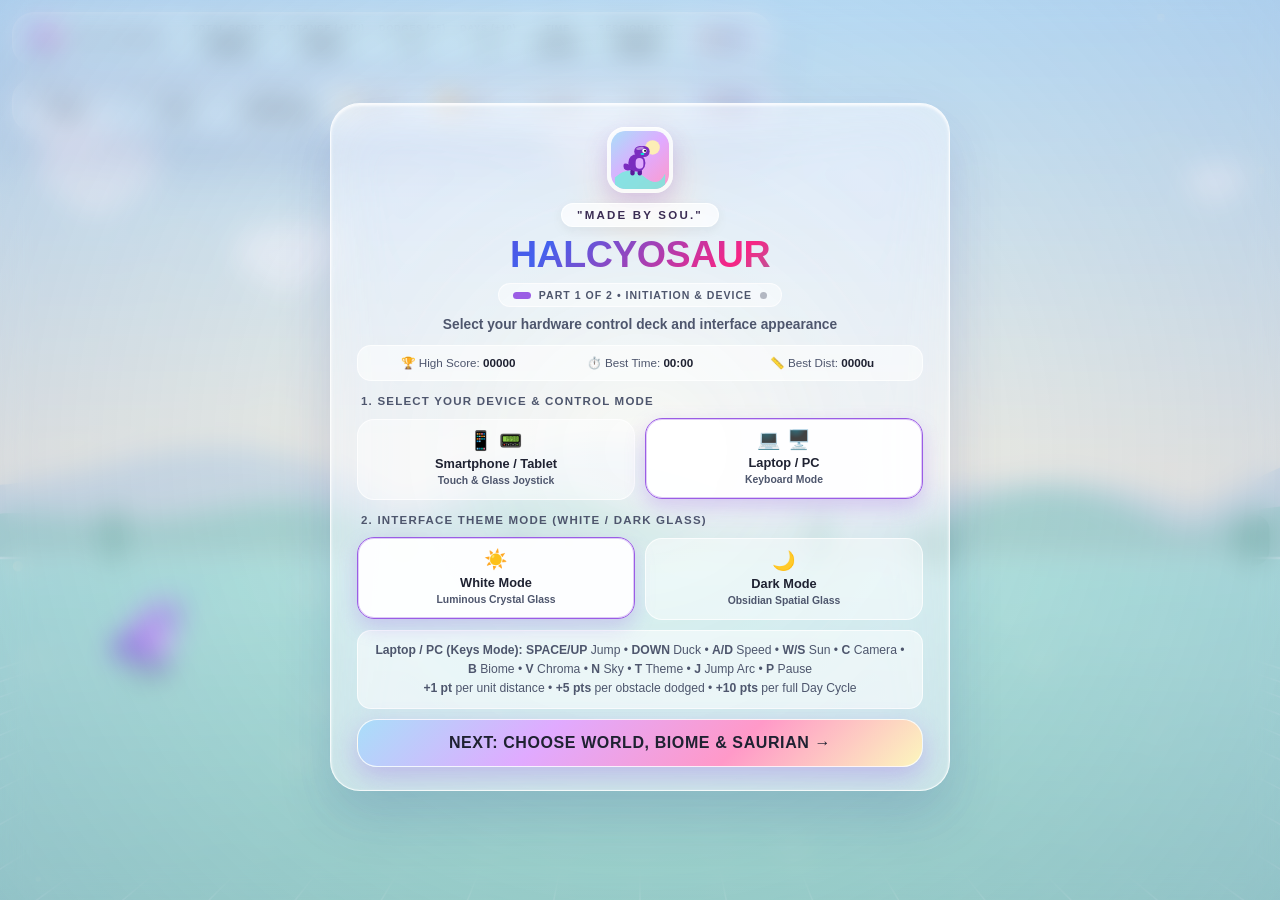
<file: index.html>
<!DOCTYPE html>
<html lang="en">
<head>
  <meta charset="UTF-8" />
  <meta name="viewport" content="width=device-width, initial-scale=1.0, maximum-scale=1.0, user-scalable=no, viewport-fit=cover" />
  <title>HALCYOSAUR — Made by Sou.</title>
  <!-- Custom Embedded SVG Favicon -->
  <link rel="icon" type="image/svg+xml" href="data:image/svg+xml,%3Csvg xmlns='http://www.w3.org/2000/svg' viewBox='0 0 120 120'%3E%3Cdefs%3E%3ClinearGradient id='bg' x1='0%25' y1='0%25' x2='100%25' y2='100%25'%3E%3Cstop offset='0%25' stop-color='%23b5e2fa'/%3E%3Cstop offset='50%25' stop-color='%23ffcad4'/%3E%3Cstop offset='100%25' stop-color='%23eddea4'/%3E%3C/linearGradient%3E%3C/defs%3E%3Crect width='120' height='120' rx='28' fill='url(%23bg)'/%3E%3Ccircle cx='86' cy='34' r='14' fill='%23fff3b0' opacity='0.9'/%3E%3Cpath d='M12 96 Q40 72 68 96 T108 92 L108 120 L12 120 Z' fill='%23a3e4d7' opacity='0.75'/%3E%3Cg transform='translate(24, 28)'%3E%3Crect x='14' y='24' width='34' height='36' rx='16' fill='%237b2cbf'/%3E%3Crect x='28' y='32' width='16' height='22' rx='8' fill='%23e0aaff'/%3E%3Crect x='26' y='8' width='30' height='22' rx='11' fill='%237b2cbf'/%3E%3Ccircle cx='46' cy='17' r='4' fill='%23ffffff'/%3E%3Ccircle cx='47.5' cy='17' r='2' fill='%231d1e2c'/%3E%3Cellipse cx='42' cy='23' rx='3.5' ry='2' fill='%2300f5d4'/%3E%3Cpath d='M16 44 Q2 36 6 52 Q10 58 20 54 Z' fill='%237b2cbf'/%3E%3Crect x='20' y='54' width='8' height='12' rx='4' fill='%235a189a'/%3E%3Crect x='34' y='54' width='8' height='12' rx='4' fill='%235a189a'/%3E%3C/g%3E%3Crect width='114' height='114' x='3' y='3' rx='25' fill='none' stroke='rgba(255,255,255,0.75)' stroke-width='3'/%3E%3C/svg%3E" />
  <!-- Custom Stylesheet -->
  <link rel="stylesheet" href="./style.css" />
</head>
<body data-theme="light">

  <canvas id="gameCanvas"></canvas>

  <!-- Top Glass HUD (Strictly Non-Overlapping & Equally Distanced) -->
  <div id="hud">
    <div class="hud-top-row">
      <!-- Left HUD Panel: Stats & Individual Hide Button -->
      <div class="hud-card glass-panel" id="hudStatsCard">
        <div class="hud-brand" title="HALCYOSAUR">
          <svg viewBox="0 0 120 120" xmlns="http://www.w3.org/2000/svg">
            <defs>
              <linearGradient id="hudBg" x1="0%" y1="0%" x2="100%" y2="100%">
                <stop offset="0%" stop-color="#a9def9"/>
                <stop offset="50%" stop-color="#e0aaff"/>
                <stop offset="100%" stop-color="#ff99c8"/>
              </linearGradient>
            </defs>
            <rect width="120" height="120" rx="26" fill="url(#hudBg)"/>
            <circle cx="86" cy="34" r="14" fill="#fff3b0" opacity="0.9"/>
            <path d="M12 96 Q40 72 68 96 T108 92 L108 120 L12 120 Z" fill="#72efdd" opacity="0.75"/>
            <g transform="translate(24, 28)">
              <rect x="14" y="24" width="34" height="36" rx="16" fill="#7b2cbf"/>
              <rect x="28" y="32" width="16" height="22" rx="8" fill="#e0aaff"/>
              <rect x="26" y="8" width="30" height="22" rx="11" fill="#7b2cbf"/>
              <circle cx="46" cy="17" r="4" fill="#ffffff"/>
              <circle cx="47.5" cy="17" r="2" fill="#1d1e2c"/>
              <ellipse cx="42" cy="23" rx="3.5" ry="2" fill="#00f5d4"/>
            </g>
          </svg>
          <span class="hud-brand-name">HALCYOSAUR</span>
        </div>
        <div class="stat-group">
          <span class="stat-label">Total Score</span>
          <span class="stat-value" id="scoreVal">00000</span>
        </div>
        <div class="stat-group">
          <span class="stat-label">Distance (+1/u)</span>
          <span class="stat-value" id="distVal">0000</span>
        </div>
        <div class="stat-group">
          <span class="stat-label">Dodges (+5)</span>
          <span class="stat-value" id="dodgeVal">0</span>
        </div>
        <div class="stat-group">
          <span class="stat-label">Days (+10)</span>
          <span class="stat-value" id="daysVal">0</span>
        </div>
        <div class="stat-group">
          <span class="stat-label">Time</span>
          <span class="stat-value" id="timeVal">00:00</span>
        </div>
        <div class="stat-group">
          <span class="stat-label">Session Best</span>
          <span class="stat-value" id="highScoreVal">00000</span>
        </div>
        <button class="hud-btn hud-hide-btn" id="hideStatsHudBtn" title="Hide Stats Panel Individually">🙈 Hide</button>
      </div>

      <!-- Right HUD Panel: Controls, Camera/Arc & Individual Hide Button -->
      <div class="hud-card glass-panel" id="hudControlsCard">
        <div class="stat-group">
          <span class="stat-label">Speed (A+ / D-)</span>
          <span class="stat-value" id="speedVal">8.0x</span>
        </div>
        <div class="stat-group">
          <span class="stat-label">Sun Cycle (W+ / S-)</span>
          <span class="stat-value" id="cycleVal">1.0x</span>
        </div>
        <div class="stat-group">
          <span class="stat-label">Camera (C)</span>
          <span class="stat-value" id="camVal">Standard</span>
        </div>
        <button class="hud-btn" id="themeQuickBtn" title="Switch White / Dark UI (T)">☀️ Light UI</button>
        <button class="hud-btn" id="pauseResumeBtn" title="Pause or Resume Game (P)">⏸️ Pause</button>
        <button class="hud-btn" id="soundToggleBtn" title="Toggle Audio (M)">🔊 Audio</button>
        <button class="hud-btn" id="menuBtn" title="Open Game Deck">⚙️ Menu</button>
        <button class="hud-btn hud-hide-btn" id="hideControlsHudBtn" title="Hide Controls Panel Individually">🙈 Hide</button>
      </div>
    </div>

    <!-- CENTRALIZED UNHIDE ALL UI BUTTON -->
    <div id="centralUnhideWrap">
      <button id="unhideAllBtn" class="glass-panel" title="Restore all hidden UI panels at once (U)">
        <span>👁️</span>
        <span>UNHIDE ALL UI</span>
      </button>
    </div>
  </div>

  <!-- Touch & Virtual Joystick Controls (Smartphone / Tablet Mode — Cannot Be Hidden on Phone) -->
  <div id="touchControls">
    <div class="joystick-zone glass-panel" id="joystickZone">
      <span class="joystick-axis-label axis-top">W (Day+)</span>
      <span class="joystick-axis-label axis-bottom">S (Day-)</span>
      <span class="joystick-axis-label axis-left">A (Accel+)</span>
      <span class="joystick-axis-label axis-right">D (Decel-)</span>
      <div id="joystickKnob"></div>
    </div>

    <div class="action-pad">
      <button class="touch-action-btn glass-panel" id="duckTouchBtn">
        <span style="font-size:1.25rem">⬇️</span>
        <span>DUCK</span>
      </button>
      <button class="touch-action-btn glass-panel" id="jumpTouchBtn">
        <span style="font-size:1.25rem">⬆️</span>
        <span>JUMP</span>
      </button>
    </div>
  </div>

  <!-- 3-Second Circular Countdown UI Overlay -->
  <div id="countdownOverlay">
    <div class="countdown-circle-card glass-panel">
      <svg class="countdown-rim-svg" id="countdownRimSvg" viewBox="0 0 160 160">
        <defs>
          <linearGradient id="rimGrad" x1="0%" y1="0%" x2="100%" y2="100%">
            <stop offset="0%" stop-color="#00f5d4" />
            <stop offset="50%" stop-color="#7b2cbf" />
            <stop offset="100%" stop-color="#f72585" />
          </linearGradient>
        </defs>
        <!-- Subtle background track -->
        <circle cx="80" cy="80" r="68" fill="none" stroke="rgba(155, 93, 229, 0.18)" stroke-width="6" />
        <!-- Rotating outer dashed rim -->
        <g id="rotatingOuterRim" style="transform-origin: 80px 80px;">
          <circle cx="80" cy="80" r="74" fill="none" stroke="url(#rimGrad)" stroke-width="3.5" stroke-linecap="round" stroke-dasharray="28 16 10 16" />
          <circle cx="80" cy="6" r="4.5" fill="#00f5d4" />
          <circle cx="80" cy="154" r="4.5" fill="#f72585" />
        </g>
        <!-- Sweeping progress ring -->
        <circle id="countdownSweepCircle" cx="80" cy="80" r="64" fill="none" stroke="url(#rimGrad)" stroke-width="6" stroke-linecap="round"
          stroke-dasharray="402.12" stroke-dashoffset="0" transform="rotate(-90 80 80)" />
      </svg>
      <div class="countdown-numeral-wrap">
        <div id="countdownNumeral">3</div>
        <div class="countdown-subtext">Resuming</div>
      </div>
    </div>
  </div>

  <!-- Front Screen Modal (Separated into 2 Parts) -->
  <div id="frontScreen">
    <div class="menu-card glass-panel">
      <!-- Custom Squircle App Icon -->
      <div class="app-icon-badge" aria-hidden="true">
        <svg viewBox="0 0 120 120" xmlns="http://www.w3.org/2000/svg">
          <defs>
            <linearGradient id="iconSky" x1="0%" y1="0%" x2="100%" y2="100%">
              <stop offset="0%" stop-color="#a9def9"/>
              <stop offset="52%" stop-color="#e0aaff"/>
              <stop offset="100%" stop-color="#ff99c8"/>
            </linearGradient>
          </defs>
          <rect width="120" height="120" rx="26" fill="url(#iconSky)"/>
          <circle cx="86" cy="34" r="15" fill="#fff3b0" opacity="0.92"/>
          <path d="M8 96 Q38 68 68 94 T112 88 L112 120 L8 120 Z" fill="#72efdd" opacity="0.8"/>
          <g transform="translate(22, 24)">
            <path d="M16 46 Q0 38 5 54 Q10 60 20 56 Z" fill="#7b2cbf"/>
            <rect x="18" y="54" width="9" height="14" rx="4.5" fill="#5a189a"/>
            <rect x="33" y="54" width="9" height="14" rx="4.5" fill="#5a189a"/>
            <rect x="14" y="24" width="35" height="36" rx="17" fill="#7b2cbf"/>
            <rect x="29" y="32" width="16" height="22" rx="8" fill="#e0aaff"/>
            <rect x="26" y="7" width="32" height="23" rx="11.5" fill="#7b2cbf"/>
            <ellipse cx="38" cy="12" rx="8" ry="3" transform="rotate(-10 38 12)" fill="rgba(255,255,255,0.45)"/>
            <circle cx="47" cy="17" r="4.5" fill="#ffffff"/>
            <circle cx="48.5" cy="17" r="2.2" fill="#1d1e2c"/>
            <ellipse cx="43" cy="23.5" rx="4" ry="2.2" fill="#00f5d4"/>
          </g>
        </svg>
      </div>

      <div class="quote-badge">"MADE BY SOU."</div>
      <h1 class="game-title">HALCYOSAUR</h1>

      <div class="step-pill-bar">
        <span class="step-dot active" id="stepDot1"></span>
        <span id="stepStatusLabel">Part 1 of 2 • Initiation & Device</span>
        <span class="step-dot" id="stepDot2"></span>
      </div>

      <!-- PART 1: INITIATING & SELECTING DEVICE + UI APPEARANCE -->
      <div class="step-view active" id="initStep1">
        <p class="game-subtitle">Select your hardware control deck and interface appearance</p>

        <div class="session-records-banner">
          <span>🏆 High Score: <b id="menuBestScore">00000</b></span>
          <span>⏱️ Best Time: <b id="menuBestTime">00:00</b></span>
          <span>📏 Best Dist: <b id="menuBestDist">0000u</b></span>
        </div>

        <div class="section-label">1. Select Your Device & Control Mode</div>
        <div class="option-grid two-col" id="deviceGrid">
          <button class="option-btn" data-mode="touch">
            <span class="icon">📱 📟</span>
            <span>Smartphone / Tablet</span>
            <small>Touch & Glass Joystick</small>
          </button>
          <button class="option-btn active" data-mode="keys">
            <span class="icon">💻 🖥️</span>
            <span>Laptop / PC</span>
            <small>Keyboard Mode</small>
          </button>
        </div>

        <div class="section-label">2. Interface Theme Mode (White / Dark Glass)</div>
        <div class="option-grid two-col" id="themeGridInit">
          <button class="option-btn active" data-uitheme="light">
            <span class="icon">☀️</span>
            <span>White Mode</span>
            <small>Luminous Crystal Glass</small>
          </button>
          <button class="option-btn" data-uitheme="dark">
            <span class="icon">🌙</span>
            <span>Dark Mode</span>
            <small>Obsidian Spatial Glass</small>
          </button>
        </div>

        <div class="controls-hint" id="controlsHintBox">
          <strong>Laptop / PC (Keys Mode):</strong> <b>SPACE/UP</b> Jump • <b>DOWN</b> Duck • <b>A/D</b> Speed • <b>W/S</b> Sun • <b>C</b> Camera • <b>B</b> Biome • <b>V</b> Chroma • <b>N</b> Sky • <b>T</b> Theme • <b>J</b> Jump Arc • <b>P</b> Pause<br/>
          <b>+1 pt</b> per unit distance • <b>+5 pts</b> per obstacle dodged • <b>+10 pts</b> per full Day Cycle
        </div>

        <button class="start-btn" id="toStep2Btn">NEXT: CHOOSE WORLD, BIOME & SAURIAN →</button>
      </div>

      <!-- PART 2: CHOOSING GAME TYPE (SPECIES, CHROMA, BIOME, DAY OR NIGHT) + PLAY BUTTON -->
      <div class="step-view" id="initStep2">
        <p class="game-subtitle">Customize your Saurian, Biome Terrain, and Time of Day</p>

        <div class="section-label">1. Choose Saurian Species</div>
        <div class="option-grid" id="speciesGrid">
          <button class="option-btn active" data-species="rex">
            <span class="icon">🦖</span>
            <span>T-Rex</span>
            <small>Apex Runner</small>
          </button>
          <button class="option-btn" data-species="raptor">
            <span class="icon">🪶</span>
            <span>Velociraptor</span>
            <small>Crested Swift</small>
          </button>
          <button class="option-btn" data-species="tricera">
            <span class="icon">🛡️</span>
            <span>Triceratops</span>
            <small>Crowned Frill</small>
          </button>
          <button class="option-btn" data-species="stego">
            <span class="icon">⚡</span>
            <span>Stegosaurus</span>
            <small>Prism Plates</small>
          </button>
        </div>

        <div class="section-label">2. Spatial Chroma (Dino Finish)</div>
        <div class="option-grid six-col" id="chromaGrid">
          <button class="option-btn active" data-chroma="iris">
            <span class="chroma-swatch" style="background: linear-gradient(135deg, #7b2cbf, #00f5d4);"></span>
            <span>Iris</span>
          </button>
          <button class="option-btn" data-chroma="titanium">
            <span class="chroma-swatch" style="background: linear-gradient(135deg, #3a506b, #e0fbfc);"></span>
            <span>Titanium</span>
          </button>
          <button class="option-btn" data-chroma="biolum">
            <span class="chroma-swatch" style="background: linear-gradient(135deg, #0077b6, #80ffdb);"></span>
            <span>Bio-Mint</span>
          </button>
          <button class="option-btn" data-chroma="plasma">
            <span class="chroma-swatch" style="background: linear-gradient(135deg, #ff007f, #ffbe0b);"></span>
            <span>Plasma</span>
          </button>
          <button class="option-btn" data-chroma="holorose">
            <span class="chroma-swatch" style="background: linear-gradient(135deg, #b5179e, #ffcad4);"></span>
            <span>Holo Rose</span>
          </button>
          <button class="option-btn" data-chroma="darkmatter">
            <span class="chroma-swatch" style="background: linear-gradient(135deg, #10002b, #72efdd);"></span>
            <span>Void</span>
          </button>
        </div>

        <div class="section-label">3. Choose Pastel Biome Terrain</div>
        <div class="option-grid" id="terrainGrid">
          <button class="option-btn active" data-terrain="grass">
            <span class="icon">🌿</span>
            <span>Pratum (Grass)</span>
          </button>
          <button class="option-btn" data-terrain="snow">
            <span class="icon">❄️</span>
            <span>Nix (Snow)</span>
          </button>
          <button class="option-btn" data-terrain="sakura">
            <span class="icon">🌸</span>
            <span>Cerasus (Sakura)</span>
          </button>
          <button class="option-btn" data-terrain="dunes">
            <span class="icon">🏜️</span>
            <span>Arena (Dunes)</span>
          </button>
        </div>

        <div class="section-label">4. Choose Day or Night Sky</div>
        <div class="option-grid" id="skyModeGridInit">
          <button class="option-btn active" data-skymode="cycle">
            <span class="icon">🔄</span>
            <span>Dynamic Cycle</span>
            <small>Orbiting Sun & Moon</small>
          </button>
          <button class="option-btn" data-skymode="day">
            <span class="icon">☀️</span>
            <span>Daylight</span>
            <small>Radiant Halcyon Sun</small>
          </button>
          <button class="option-btn" data-skymode="sunset">
            <span class="icon">🌅</span>
            <span>Twilight</span>
            <small>Golden Horizon</small>
          </button>
          <button class="option-btn" data-skymode="night">
            <span class="icon">🌙</span>
            <span>Starlight Night</span>
            <small>Lunar Glow</small>
          </button>
        </div>

        <div class="btn-row">
          <button class="secondary-btn" id="backToStep1Btn">← BACK TO DEVICE</button>
          <button class="start-btn" id="startGameBtn">BEGIN HALCYON JOURNEY</button>
        </div>
      </div>
    </div>
  </div>

  <!-- Dedicated Pause & Live Environment Customization Modal -->
  <div id="pauseModal">
    <div class="pause-card glass-panel">
      <div>
        <div class="quote-badge">"MADE BY SOU."</div>
        <h2 style="font-size: clamp(1.35rem, 3.6vw, 1.85rem); margin: 2px 0 4px;">GAME PAUSED & DECK</h2>
        <p id="pauseStatsBanner" style="color: var(--text-secondary); font-size: clamp(0.74rem, 1.7vw, 0.84rem); font-weight: 600;"></p>
      </div>

      <div class="section-label">Change Pastel Biome Terrain</div>
      <div class="option-grid" id="pauseTerrainGrid">
        <button class="option-btn active" data-terrain="grass">
          <span class="icon">🌿</span>
          <span>Pratum (Grass)</span>
        </button>
        <button class="option-btn" data-terrain="snow">
          <span class="icon">❄️</span>
          <span>Nix (Snow)</span>
        </button>
        <button class="option-btn" data-terrain="sakura">
          <span class="icon">🌸</span>
          <span>Cerasus (Sakura)</span>
        </button>
        <button class="option-btn" data-terrain="dunes">
          <span class="icon">🏜️</span>
          <span>Arena (Dunes)</span>
        </button>
      </div>

      <div class="section-label">Change Day or Night Atmosphere</div>
      <div class="option-grid" id="pauseSkyModeGrid">
        <button class="option-btn active" data-skymode="cycle">
          <span class="icon">🔄</span>
          <span>Dynamic Cycle</span>
        </button>
        <button class="option-btn" data-skymode="day">
          <span class="icon">☀️</span>
          <span>Daylight</span>
        </button>
        <button class="option-btn" data-skymode="sunset">
          <span class="icon">🌅</span>
          <span>Twilight</span>
        </button>
        <button class="option-btn" data-skymode="night">
          <span class="icon">🌙</span>
          <span>Night Mode</span>
        </button>
      </div>

      <div class="section-label">Interface Theme (White / Dark Mode)</div>
      <div class="option-grid two-col" id="pauseThemeGrid">
        <button class="option-btn active" data-uitheme="light">
          <span class="icon">☀️</span>
          <span>White Glass UI</span>
        </button>
        <button class="option-btn" data-uitheme="dark">
          <span class="icon">🌙</span>
          <span>Dark Glass UI</span>
        </button>
      </div>

      <div class="section-label">Switch Spatial Chroma Finish</div>
      <div class="option-grid six-col" id="pauseChromaGrid">
        <button class="option-btn active" data-chroma="iris">
          <span class="chroma-swatch" style="background: linear-gradient(135deg, #7b2cbf, #00f5d4);"></span>
          <span>Iris</span>
        </button>
        <button class="option-btn" data-chroma="titanium">
          <span class="chroma-swatch" style="background: linear-gradient(135deg, #3a506b, #e0fbfc);"></span>
          <span>Titanium</span>
        </button>
        <button class="option-btn" data-chroma="biolum">
          <span class="chroma-swatch" style="background: linear-gradient(135deg, #0077b6, #80ffdb);"></span>
          <span>Bio-Mint</span>
        </button>
        <button class="option-btn" data-chroma="plasma">
          <span class="chroma-swatch" style="background: linear-gradient(135deg, #ff007f, #ffbe0b);"></span>
          <span>Plasma</span>
        </button>
        <button class="option-btn" data-chroma="holorose">
          <span class="chroma-swatch" style="background: linear-gradient(135deg, #b5179e, #ffcad4);"></span>
          <span>Holo Rose</span>
        </button>
        <button class="option-btn" data-chroma="darkmatter">
          <span class="chroma-swatch" style="background: linear-gradient(135deg, #10002b, #72efdd);"></span>
          <span>Void</span>
        </button>
      </div>

      <div class="btn-row">
        <button class="secondary-btn" id="saveAndMainMenuBtn">💾 SAVE & MAIN MENU</button>
        <button class="start-btn" id="resumeGameBtn">▶️ RESUME (3s COUNTDOWN)</button>
      </div>
    </div>
  </div>

  <!-- Game Over Modal -->
  <div id="gameOverModal">
    <div class="gameover-card glass-panel">
      <div class="quote-badge">"MADE BY SOU."</div>
      <h2 style="font-size: clamp(1.5rem, 4vw, 2rem); margin: 8px 0 6px;">JOURNEY COMPLETE</h2>
      <p id="finalStatsText" style="color: var(--text-secondary); margin-bottom: 18px; font-weight: 600; line-height: 1.55; font-size: clamp(0.82rem, 2vw, 0.95rem);"></p>
      <div class="btn-row">
        <button class="secondary-btn" id="gameOverMainMenuBtn">💾 MAIN MENU</button>
        <button class="start-btn" id="restartBtn">RUN AGAIN (ENTER)</button>
      </div>
    </div>
  </div>

  <script type="module" src="./main.js"></script>
</body>
</html>
</file>
<file: style.css>
:root {
  --glass-bg: rgba(255, 255, 255, 0.46);
  --glass-border: rgba(255, 255, 255, 0.78);
  --glass-highlight: rgba(255, 255, 255, 0.92);
  --glass-shadow: 0 24px 54px rgba(31, 38, 135, 0.16);
  --text-primary: #1f2232;
  --text-secondary: #4e566d;
  --card-pill-bg: rgba(255, 255, 255, 0.48);
  --card-pill-hover: rgba(255, 255, 255, 0.76);
  --card-pill-active: rgba(255, 255, 255, 0.96);
  --card-pill-border: rgba(255, 255, 255, 0.72);
  --hint-bg: rgba(255, 255, 255, 0.54);
  --badge-bg: rgba(255, 255, 255, 0.74);
  --brand-text: #3b2d54;
  --divider-color: rgba(255, 255, 255, 0.58);
  --overlay-backdrop: radial-gradient(circle at center, rgba(255, 255, 255, 0.16), rgba(160, 175, 215, 0.38));
  --font-system: -apple-system, BlinkMacSystemFont, "SF Pro Display", "Segoe UI", Roboto, Helvetica, sans-serif;
  --ui-gap: 12px;
}

body[data-theme="dark"] {
  --glass-bg: rgba(18, 21, 36, 0.58);
  --glass-border: rgba(255, 255, 255, 0.22);
  --glass-highlight: rgba(255, 255, 255, 0.28);
  --glass-shadow: 0 26px 60px rgba(4, 6, 16, 0.52);
  --text-primary: #f4f6ff;
  --text-secondary: #b0b8d1;
  --card-pill-bg: rgba(30, 35, 58, 0.56);
  --card-pill-hover: rgba(46, 53, 84, 0.76);
  --card-pill-active: rgba(68, 44, 118, 0.88);
  --card-pill-border: rgba(255, 255, 255, 0.18);
  --hint-bg: rgba(20, 25, 44, 0.62);
  --badge-bg: rgba(34, 40, 68, 0.78);
  --brand-text: #e6d9ff;
  --divider-color: rgba(255, 255, 255, 0.22);
  --overlay-backdrop: radial-gradient(circle at center, rgba(16, 20, 38, 0.34), rgba(8, 10, 22, 0.62));
}

* {
  box-sizing: border-box;
  margin: 0;
  padding: 0;
  user-select: none;
  -webkit-user-select: none;
  -webkit-tap-highlight-color: transparent;
}

body, html {
  width: 100%;
  height: 100%;
  height: 100dvh;
  overflow: hidden;
  font-family: var(--font-system);
  background: #f8edeb;
  color: var(--text-primary);
}

#gameCanvas {
  position: fixed;
  inset: 0;
  width: 100%;
  height: 100%;
  z-index: 1;
  display: block;
}

/* LIQUID GLASS SURFACE & FOUR-CORNER SPREAD ENGINE */
.glass-panel {
  position: relative;
  overflow: hidden;
  background: var(--glass-bg);
  backdrop-filter: blur(32px) saturate(210%);
  -webkit-backdrop-filter: blur(32px) saturate(210%);
  border: 1.5px solid var(--glass-border);
  box-shadow: var(--glass-shadow), inset 0 1.5px 3px var(--glass-highlight);
  border-radius: clamp(20px, 3vw, 30px);
  color: var(--text-primary);
  will-change: transform, opacity;
  transition: transform 0.52s cubic-bezier(0.22, 1, 0.36, 1),
              opacity 0.45s cubic-bezier(0.22, 1, 0.36, 1),
              border-color 0.45s cubic-bezier(0.22, 1, 0.36, 1),
              box-shadow 0.45s cubic-bezier(0.22, 1, 0.36, 1),
              color 0.4s ease,
              background-color 0.55s ease;
}

.glass-panel > *:not(.corner-spread-layer) {
  position: relative;
  z-index: 2;
}

.corner-spread-layer {
  position: absolute;
  inset: 0;
  border-radius: inherit;
  pointer-events: none;
  overflow: hidden;
  z-index: 1;
}

.corner-wave {
  position: absolute;
  width: 150%;
  aspect-ratio: 1 / 1;
  border-radius: 50%;
  transform: translate(-50%, -50%) scale(0);
  opacity: 0;
  pointer-events: none;
  will-change: transform, opacity;
}

.corner-wave.tl { top: 0; left: 0; }
.corner-wave.tr { top: 0; left: 100%; }
.corner-wave.bl { top: 100%; left: 0; }
.corner-wave.br { top: 100%; left: 100%; }

.corner-wave.spreading-dark {
  background: radial-gradient(circle, rgba(16, 20, 36, 0.92) 0%, rgba(25, 30, 52, 0.78) 60%, rgba(25, 30, 52, 0) 100%);
  animation: cornerSpreadAnim 0.68s cubic-bezier(0.22, 1, 0.36, 1) forwards;
}

.corner-wave.spreading-light {
  background: radial-gradient(circle, rgba(255, 255, 255, 0.92) 0%, rgba(245, 248, 255, 0.78) 60%, rgba(255, 255, 255, 0) 100%);
  animation: cornerSpreadAnim 0.68s cubic-bezier(0.22, 1, 0.36, 1) forwards;
}

@keyframes cornerSpreadAnim {
  0% {
    transform: translate(-50%, -50%) scale(0.02);
    opacity: 0.95;
  }
  65% {
    transform: translate(-50%, -50%) scale(1.15);
    opacity: 0.9;
  }
  100% {
    transform: translate(-50%, -50%) scale(1.45);
    opacity: 0;
  }
}

/* APP ICON STYLING */
.app-icon-badge {
  width: clamp(50px, 8vh, 66px);
  height: clamp(50px, 8vh, 66px);
  margin: 0 auto 10px;
  border-radius: clamp(14px, 2vh, 20px);
  padding: 4px;
  background: var(--badge-bg);
  box-shadow: 0 10px 24px rgba(123, 44, 191, 0.24), inset 0 1px 2px var(--glass-highlight);
  display: flex;
  align-items: center;
  justify-content: center;
  animation: floatIcon 3.2s ease-in-out infinite;
}

.app-icon-badge svg {
  width: 100%;
  height: 100%;
  border-radius: clamp(11px, 1.6vh, 16px);
  display: block;
}

.hud-brand {
  display: flex;
  align-items: center;
  gap: 10px;
  padding-right: 12px;
  border-right: 1.5px solid var(--divider-color);
}

.hud-brand svg {
  width: clamp(26px, 4vw, 32px);
  height: clamp(26px, 4vw, 32px);
  border-radius: 8px;
  box-shadow: 0 4px 10px rgba(0, 0, 0, 0.12);
  flex-shrink: 0;
}

.hud-brand-name {
  font-size: 0.78rem;
  font-weight: 800;
  letter-spacing: 0.8px;
  color: var(--brand-text);
}

@keyframes floatIcon {
  0%, 100% { transform: translateY(0px); }
  50% { transform: translateY(-4px); }
}

/* FRONT SCREEN OVERLAY (2-STEP INITIATION) */
#frontScreen {
  position: fixed;
  inset: 0;
  z-index: 25;
  display: flex;
  align-items: flex-start;
  justify-content: center;
  overflow-y: auto;
  overflow-x: hidden;
  -webkit-overflow-scrolling: touch;
  touch-action: pan-y;
  padding: max(14px, env(safe-area-inset-top)) max(14px, env(safe-area-inset-right)) max(20px, env(safe-area-inset-bottom)) max(14px, env(safe-area-inset-left));
  background: var(--overlay-backdrop);
  backdrop-filter: blur(14px);
  -webkit-backdrop-filter: blur(14px);
  transition: opacity 0.35s cubic-bezier(0.22, 1, 0.36, 1), transform 0.35s cubic-bezier(0.22, 1, 0.36, 1);
}

#frontScreen.hidden {
  opacity: 0;
  pointer-events: none;
  transform: scale(1.03);
}

.menu-card {
  width: 100%;
  max-width: 620px;
  margin: auto;
  padding: clamp(16px, 2.6vh, 26px) clamp(16px, 3.4vw, 26px);
  text-align: center;
}

.step-view {
  display: none;
  animation: stepFadeIn 0.32s cubic-bezier(0.22, 1, 0.36, 1);
}

.step-view.active {
  display: flex;
  flex-direction: column;
  gap: 10px;
}

@keyframes stepFadeIn {
  from { opacity: 0; transform: translateY(8px) scale(0.99); }
  to { opacity: 1; transform: translateY(0) scale(1); }
}

.step-pill-bar {
  display: inline-flex;
  align-items: center;
  justify-content: center;
  gap: 8px;
  padding: 5px 14px;
  border-radius: 999px;
  background: var(--card-pill-bg);
  border: 1px solid var(--card-pill-border);
  font-size: 0.66rem;
  font-weight: 800;
  letter-spacing: 1px;
  text-transform: uppercase;
  color: var(--text-secondary);
  margin: 4px auto 8px;
}

.step-dot {
  width: 7px;
  height: 7px;
  border-radius: 50%;
  background: var(--text-secondary);
  opacity: 0.4;
  transition: all 0.25s ease;
}

.step-dot.active {
  width: 18px;
  border-radius: 99px;
  background: #9b5de5;
  opacity: 1;
}

.quote-badge {
  display: inline-block;
  padding: 5px 15px;
  border-radius: 999px;
  background: var(--badge-bg);
  border: 1px solid var(--glass-border);
  font-size: clamp(0.64rem, 1.4vw, 0.72rem);
  font-weight: 800;
  letter-spacing: 2.2px;
  color: var(--brand-text);
  margin-bottom: 6px;
  box-shadow: 0 4px 12px rgba(0,0,0,0.06);
}

.game-title {
  font-size: clamp(1.6rem, 4.8vw, 2.35rem);
  font-weight: 800;
  letter-spacing: -0.5px;
  background: linear-gradient(135deg, #7b2cbf, #4361ee, #f72585, #00f5d4);
  -webkit-background-clip: text;
  -webkit-text-fill-color: transparent;
  margin-bottom: 4px;
  line-height: 1.12;
}

.game-subtitle {
  font-size: clamp(0.75rem, 1.8vw, 0.86rem);
  color: var(--text-secondary);
  font-weight: 600;
  line-height: 1.4;
}

.section-label {
  font-size: clamp(0.65rem, 1.45vw, 0.72rem);
  text-transform: uppercase;
  letter-spacing: 1.2px;
  font-weight: 800;
  color: var(--text-secondary);
  margin: 4px 0 2px;
  text-align: left;
  padding-left: 4px;
}

.option-grid {
  display: grid;
  grid-template-columns: repeat(4, 1fr);
  gap: 10px;
}

.option-grid.two-col {
  grid-template-columns: repeat(2, 1fr);
}

.option-grid.three-col {
  grid-template-columns: repeat(3, 1fr);
}

.option-grid.six-col {
  grid-template-columns: repeat(6, 1fr);
}

.option-btn {
  position: relative;
  overflow: hidden;
  padding: clamp(8px, 1.3vh, 12px) clamp(6px, 1.1vw, 10px);
  border-radius: clamp(13px, 1.8vw, 17px);
  border: 1.5px solid var(--card-pill-border);
  background: var(--card-pill-bg);
  cursor: pointer;
  display: flex;
  flex-direction: column;
  align-items: center;
  justify-content: center;
  gap: 4px;
  font-family: var(--font-system);
  font-weight: 700;
  font-size: clamp(0.71rem, 1.55vw, 0.8rem);
  color: var(--text-primary);
  transition: transform 0.18s cubic-bezier(0.22, 1, 0.36, 1),
              background 0.25s ease,
              border-color 0.25s ease,
              box-shadow 0.25s ease,
              color 0.25s ease;
  touch-action: manipulation;
}

.option-btn span.icon { font-size: clamp(1.05rem, 2.1vh, 1.3rem); line-height: 1.1; }
.option-btn small { font-size: clamp(0.57rem, 1.15vw, 0.65rem); font-weight: 600; color: var(--text-secondary); line-height: 1.2; }
.option-btn:hover { transform: translateY(-2px); background: var(--card-pill-hover); }
.option-btn.active {
  background: var(--card-pill-active);
  border-color: #9b5de5;
  box-shadow: 0 8px 20px rgba(155, 93, 229, 0.26), inset 0 0 0 1px rgba(155, 93, 229, 0.32);
  transform: translateY(-1px);
}

.chroma-swatch {
  width: clamp(22px, 3.2vh, 28px);
  height: clamp(22px, 3.2vh, 28px);
  border-radius: 50%;
  border: 2px solid rgba(255, 255, 255, 0.95);
  box-shadow: 0 3px 10px rgba(0, 0, 0, 0.18);
  margin-bottom: 2px;
}

.controls-hint {
  font-size: clamp(0.68rem, 1.5vw, 0.76rem);
  color: var(--text-secondary);
  background: var(--hint-bg);
  border: 1px solid var(--card-pill-border);
  border-radius: 14px;
  padding: 10px 14px;
  line-height: 1.55;
  text-align: center;
}

.session-records-banner {
  display: grid;
  grid-template-columns: repeat(3, 1fr);
  gap: 10px;
  padding: 10px 14px;
  border-radius: 14px;
  background: var(--hint-bg);
  border: 1px solid var(--card-pill-border);
  font-size: 0.73rem;
  color: var(--text-secondary);
  text-align: center;
}

.session-records-banner b {
  color: var(--text-primary);
  font-variant-numeric: tabular-nums;
}

.start-btn {
  width: 100%;
  padding: clamp(11px, 1.85vh, 14px);
  border-radius: clamp(16px, 2.4vw, 20px);
  border: 1.5px solid rgba(255, 255, 255, 0.82);
  background: linear-gradient(135deg, #a9def9, #e0aaff, #ff99c8, #fcf6bd);
  color: #1f2232;
  font-family: var(--font-system);
  font-size: clamp(0.88rem, 2vw, 1rem);
  font-weight: 800;
  letter-spacing: 0.6px;
  cursor: pointer;
  box-shadow: 0 10px 26px rgba(155, 93, 229, 0.32);
  transition: transform 0.2s cubic-bezier(0.22, 1, 0.36, 1), box-shadow 0.2s ease;
  touch-action: manipulation;
}

.start-btn:hover {
  transform: translateY(-2px) scale(1.01);
  box-shadow: 0 14px 32px rgba(155, 93, 229, 0.44);
}

.secondary-btn {
  width: 100%;
  padding: clamp(9px, 1.5vh, 12px);
  border-radius: clamp(14px, 2vw, 18px);
  border: 1.5px solid var(--card-pill-border);
  background: var(--card-pill-bg);
  color: var(--text-primary);
  font-family: var(--font-system);
  font-size: clamp(0.78rem, 1.75vw, 0.88rem);
  font-weight: 800;
  letter-spacing: 0.4px;
  cursor: pointer;
  transition: transform 0.18s ease, background 0.18s ease;
  touch-action: manipulation;
}

.secondary-btn:hover {
  background: var(--card-pill-hover);
  transform: translateY(-1px);
}

.btn-row {
  display: grid;
  grid-template-columns: 1fr 1.6fr;
  gap: 12px;
  margin-top: 4px;
}

/* TOP HUD & NON-OVERLAPPING EQUAL-DISTANCE LAYOUT */
#hud {
  position: fixed;
  top: max(12px, env(safe-area-inset-top));
  left: max(12px, env(safe-area-inset-left));
  right: max(12px, env(safe-area-inset-right));
  z-index: 10;
  display: flex;
   flex-direction: column;
  gap: 10px;
  pointer-events: none;
}

.hud-top-row {
  width: 100%;
  display: flex;
  justify-content: space-between;
  align-items: flex-start;
  gap: 12px;
  flex-wrap: wrap;
}

.hud-card {
  padding: 10px 14px;
  border-radius: clamp(16px, 2.4vw, 22px);
  pointer-events: auto;
  display: flex;
  align-items: center;
  justify-content: center;
  gap: 14px;
  flex-wrap: wrap;
  transform: translateY(0) scale(1);
  opacity: 1;
}

/* Smooth Slide-Out & Fade-Into-Background for Hidden HUD Panels */
.hud-card.ui-hidden-left {
  transform: translateY(-135%) translateX(-24px) scale(0.92);
  opacity: 0;
  pointer-events: none;
}

.hud-card.ui-hidden-right {
  transform: translateY(-135%) translateX(24px) scale(0.92);
  opacity: 0;
  pointer-events: none;
}

.stat-group {
  display: flex;
  flex-direction: column;
  align-items: center;
  justify-content: center;
  gap: 3px;
  min-width: 54px;
  text-align: center;
}

.stat-label {
  font-size: clamp(0.5rem, 1.02vw, 0.58rem);
  font-weight: 700;
  text-transform: uppercase;
  letter-spacing: 0.7px;
  opacity: 0.76;
  line-height: 1.1;
  white-space: nowrap;
}

.stat-value {
  font-size: clamp(0.84rem, 1.75vw, 1.04rem);
  font-weight: 800;
  font-variant-numeric: tabular-nums;
  line-height: 1.15;
  white-space: nowrap;
}

.hud-btn {
  padding: 7px 11px;
  border-radius: 12px;
  border: 1px solid var(--card-pill-border);
  background: var(--card-pill-bg);
  font-family: var(--font-system);
  font-weight: 700;
  font-size: clamp(0.65rem, 1.3vw, 0.74rem);
  cursor: pointer;
  color: var(--text-primary);
  display: inline-flex;
  align-items: center;
  justify-content: center;
  gap: 5px;
  white-space: nowrap;
  transition: transform 0.18s cubic-bezier(0.22, 1, 0.36, 1), background 0.2s ease, opacity 0.2s ease;
  touch-action: manipulation;
}

.hud-btn:hover {
  background: var(--card-pill-hover);
  transform: translateY(-1.5px);
}

.hud-hide-btn {
  background: rgba(155, 93, 229, 0.14);
  border-color: rgba(155, 93, 229, 0.38);
}

/* CENTRALIZED UNHIDE ALL UI BUTTON (STRICTLY NON-OVERLAPPING) */
#centralUnhideWrap {
  width: 100%;
  display: flex;
  justify-content: center;
  align-items: center;
  pointer-events: none;
  min-height: 0;
}

#unhideAllBtn {
  pointer-events: none;
  opacity: 0;
  transform: translateY(-28px) scale(0.88);
  padding: 9px 20px;
  border-radius: 999px;
  font-family: var(--font-system);
  font-weight: 800;
  font-size: clamp(0.72rem, 1.5vw, 0.82rem);
  letter-spacing: 0.8px;
  color: var(--text-primary);
  cursor: pointer;
  display: inline-flex;
  align-items: center;
  justify-content: center;
  gap: 8px;
  box-shadow: 0 14px 34px rgba(123, 44, 191, 0.28), inset 0 1.5px 3px var(--glass-highlight);
  transition: transform 0.46s cubic-bezier(0.22, 1, 0.36, 1),
              opacity 0.42s cubic-bezier(0.22, 1, 0.36, 1),
              background 0.25s ease;
}

#unhideAllBtn.visible {
  opacity: 1;
  transform: translateY(0) scale(1);
  pointer-events: auto;
}

#unhideAllBtn:hover {
  transform: translateY(-2px) scale(1.03);
}

/* TOUCH & JOYSTICK CONTROLS (NEVER HIDDEN ON MOBILE) */
#touchControls {
  position: fixed;
  bottom: max(14px, env(safe-area-inset-bottom));
  left: max(14px, env(safe-area-inset-left));
  right: max(14px, env(safe-area-inset-right));
  z-index: 12;
  display: none;
  justify-content: space-between;
  align-items: flex-end;
  pointer-events: none;
}

#touchControls.visible { display: flex; }

.joystick-zone {
  width: clamp(104px, 24vw, 132px);
  height: clamp(104px, 24vw, 132px);
  border-radius: 50%;
  position: relative;
  pointer-events: auto;
  display: flex;
  align-items: center;
  justify-content: center;
  touch-action: none;
}

.joystick-axis-label {
  position: absolute;
  font-size: clamp(0.48rem, 1.2vw, 0.56rem);
  font-weight: 800;
  opacity: 0.68;
  pointer-events: none;
}
.axis-top { top: 6px; }
.axis-bottom { bottom: 6px; }
.axis-left { left: 5px; }
.axis-right { right: 5px; }

#joystickKnob {
  width: clamp(40px, 9.5vw, 50px);
  height: clamp(40px, 9.5vw, 50px);
  border-radius: 50%;
  background: rgba(255, 255, 255, 0.92);
  border: 1.5px solid #fff;
  box-shadow: 0 6px 16px rgba(0,0,0,0.18);
  transform: translate(0px, 0px);
  transition: transform 0.05s linear;
}

.action-pad { display: flex; gap: 12px; pointer-events: auto; }

.touch-action-btn {
  width: clamp(64px, 16vw, 78px);
  height: clamp(64px, 16vw, 78px);
  border-radius: clamp(18px, 4vw, 24px);
  font-family: var(--font-system);
  font-weight: 800;
  font-size: clamp(0.68rem, 1.8vw, 0.78rem);
  color: var(--text-primary);
  display: flex;
  flex-direction: column;
  align-items: center;
  justify-content: center;
  gap: 4px;
  cursor: pointer;
  touch-action: none;
}
.touch-action-btn:active { transform: scale(0.93); background: var(--card-pill-active); }

/* DEDICATED PAUSE & LIVE ENVIRONMENT CUSTOMIZATION SCREEN */
#pauseModal {
  position: fixed;
  inset: 0;
  z-index: 22;
  display: flex;
  align-items: flex-start;
  justify-content: center;
  overflow-y: auto;
  -webkit-overflow-scrolling: touch;
  padding: max(14px, env(safe-area-inset-top)) 14px max(18px, env(safe-area-inset-bottom));
  background: var(--overlay-backdrop);
  backdrop-filter: blur(16px);
  -webkit-backdrop-filter: blur(16px);
  opacity: 0;
  pointer-events: none;
  transition: opacity 0.28s cubic-bezier(0.22, 1, 0.36, 1);
}

#pauseModal.visible {
  opacity: 1;
  pointer-events: auto;
}

.pause-card {
  margin: auto;
  padding: clamp(16px, 2.6vh, 24px) clamp(16px, 3.2vw, 26px);
  text-align: center;
  max-width: 580px;
  width: 100%;
  display: flex;
  flex-direction: column;
  gap: 8px;
}

/* 3-SECOND CIRCULAR COUNTDOWN OVERLAY */
#countdownOverlay {
  position: fixed;
  inset: 0;
  z-index: 24;
  display: flex;
  align-items: center;
  justify-content: center;
  pointer-events: none;
  opacity: 0;
  transform: scale(0.92);
  transition: opacity 0.26s cubic-bezier(0.22, 1, 0.36, 1), transform 0.26s cubic-bezier(0.22, 1, 0.36, 1);
}

#countdownOverlay.visible {
  opacity: 1;
  transform: scale(1);
  pointer-events: auto;
}

.countdown-circle-card {
  width: clamp(150px, 28vw, 190px);
  height: clamp(150px, 28vw, 190px);
  border-radius: 50%;
  display: flex;
  align-items: center;
  justify-content: center;
  position: relative;
  box-shadow: 0 24px 60px rgba(123, 44, 191, 0.28), inset 0 2px 4px var(--glass-highlight);
}

.countdown-rim-svg {
  position: absolute;
  inset: 6px;
  width: calc(100% - 12px);
  height: calc(100% - 12px);
  pointer-events: none;
  will-change: transform;
}

.countdown-numeral-wrap {
  display: flex;
  flex-direction: column;
  align-items: center;
  justify-content: center;
  z-index: 3;
}

#countdownNumeral {
  font-size: clamp(3.2rem, 8vw, 4.4rem);
  font-weight: 900;
  line-height: 1;
  font-variant-numeric: tabular-nums;
  background: linear-gradient(135deg, #7b2cbf, #4361ee, #f72585, #00f5d4);
  -webkit-background-clip: text;
  -webkit-text-fill-color: transparent;
  will-change: transform, opacity;
}

.countdown-subtext {
  font-size: 0.66rem;
  font-weight: 800;
  letter-spacing: 1.8px;
  text-transform: uppercase;
  color: var(--text-secondary);
  margin-top: 4px;
}

/* GAME OVER MODAL */
#gameOverModal {
  position: fixed;
  inset: 0;
  z-index: 23;
  display: flex;
  align-items: flex-start;
  justify-content: center;
  overflow-y: auto;
  -webkit-overflow-scrolling: touch;
  padding: 16px;
  background: var(--overlay-backdrop);
  backdrop-filter: blur(14px);
  -webkit-backdrop-filter: blur(14px);
  opacity: 0;
  pointer-events: none;
  transition: opacity 0.28s ease;
}
#gameOverModal.visible { opacity: 1; pointer-events: auto; }

.gameover-card {
  margin: auto;
  padding: clamp(20px, 3.5vh, 28px) clamp(20px, 4vw, 32px);
  text-align: center;
  max-width: 460px;
  width: 100%;
}

/* PORTRAIT MOBILE & NARROW SCREENS */
@media (max-width: 720px) {
  .option-grid { grid-template-columns: repeat(2, 1fr); }
  .option-grid.six-col { grid-template-columns: repeat(3, 1fr); }
  .hud-brand-name { display: none; }
  .hud-top-row { gap: 8px; }
  .hud-card { width: 100%; justify-content: space-evenly; gap: 8px; padding: 8px 10px; }
  .stat-group { min-width: 44px; }
  .btn-row { grid-template-columns: 1fr; }
  .session-records-banner { grid-template-columns: 1fr; gap: 6px; }
}

/* SHORT SCREENS & MOBILE LANDSCAPE */
@media (max-height: 720px) {
  .app-icon-badge { width: 42px; height: 42px; margin-bottom: 4px; }
  .menu-card, .pause-card { padding: 12px 16px; }
  .option-grid { grid-template-columns: repeat(4, 1fr); gap: 6px; }
  .option-grid.six-col { grid-template-columns: repeat(6, 1fr); }
  .option-btn { padding: 6px 4px; }
  .controls-hint { padding: 7px 10px; }
  .start-btn { padding: 9px; }
}
</file>
